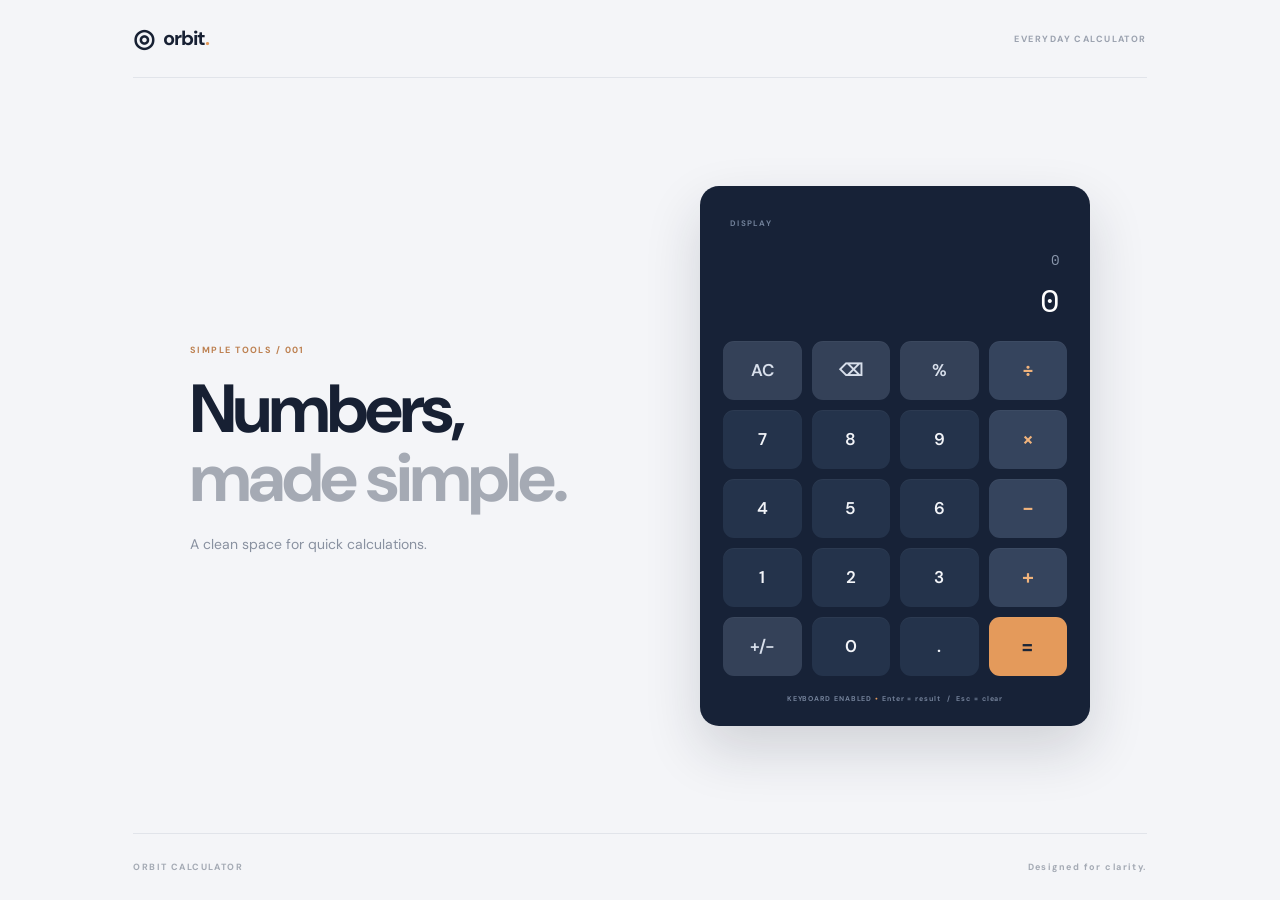
<file: CodeAlpha_Calculator/index.html>
<!DOCTYPE html>
<html lang="en">
<head>
  <meta charset="UTF-8">
  <meta name="viewport" content="width=device-width, initial-scale=1.0">
  <meta name="theme-color" content="#101827">
  <meta name="description" content="A responsive calculator with keyboard support and arithmetic operations.">
  <title>Orbit — Calculator</title>
  <link rel="preconnect" href="https://fonts.googleapis.com">
  <link rel="preconnect" href="https://fonts.gstatic.com" crossorigin>
  <link href="https://fonts.googleapis.com/css2?family=DM+Sans:wght@400;500;600;700&family=Space+Mono:wght@400;700&display=swap" rel="stylesheet">
  <link rel="stylesheet" href="style.css">
</head>
<body>
  <main class="page">
    <header class="topbar">
      <a class="brand" href="#"><span class="brand-symbol">◎</span> orbit<span class="brand-period">.</span></a>
      <span class="top-label">EVERYDAY CALCULATOR</span>
    </header>
    <section class="calculator-wrap">
      <div class="heading">
        <p class="eyebrow">SIMPLE TOOLS / 001</p>
        <h1>Numbers,<br><span>made simple.</span></h1>
        <p class="subtitle">A clean space for quick calculations.</p>
      </div>
      <div class="calculator" aria-label="Calculator">
        <div class="display" aria-live="polite">
          <div class="display-label">DISPLAY</div>
          <div class="expression" id="expression">0</div>
          <div class="result" id="result">0</div>
        </div>
        <div class="keypad">
          <button class="key utility" data-action="clear">AC</button>
          <button class="key utility" data-action="delete" aria-label="Delete last character">⌫</button>
          <button class="key utility" data-action="percent">%</button>
          <button class="key operator" data-value="÷">÷</button>

          <button class="key" data-value="7">7</button>
          <button class="key" data-value="8">8</button>
          <button class="key" data-value="9">9</button>
          <button class="key operator" data-value="×">×</button>

          <button class="key" data-value="4">4</button>
          <button class="key" data-value="5">5</button>
          <button class="key" data-value="6">6</button>
          <button class="key operator" data-value="−">−</button>

          <button class="key" data-value="1">1</button>
          <button class="key" data-value="2">2</button>
          <button class="key" data-value="3">3</button>
          <button class="key operator" data-value="+">+</button>

          <button class="key utility" data-action="sign">+/−</button>
          <button class="key" data-value="0">0</button>
          <button class="key" data-value=".">.</button>
          <button class="key equals" data-action="equals">=</button>
        </div>
        <p class="keyboard-hint">KEYBOARD ENABLED <span>•</span> Enter = result&nbsp; / &nbsp;Esc = clear</p>
      </div>
    </section>
    <footer><span>ORBIT CALCULATOR</span><span>Designed for clarity.</span></footer>
  </main>
  <script src="script.js"></script>
</body>
</html>
</file>
<file: CodeAlpha_Calculator/style.css>
*{box-sizing:border-box}:root{--bg:#f4f5f8;--ink:#172033;--muted:#9299a8;--orange:#e49a5b;--line:#29364d}
body{margin:0;background:var(--bg);color:var(--ink);font-family:"DM Sans",sans-serif;min-height:100vh}
.page{max-width:1180px;margin:auto;padding:0 6.5%}.topbar{height:78px;display:flex;align-items:center;justify-content:space-between;border-bottom:1px solid #e1e4ea}
.brand{text-decoration:none;color:var(--ink);font-weight:700;font-size:20px;letter-spacing:-1px}.brand-symbol{font-size:25px;vertical-align:-2px;margin-right:5px}.brand-period{color:var(--orange)}
.top-label,.eyebrow,.display-label,.keyboard-hint,footer{font-size:9px;letter-spacing:.16em;font-weight:700;color:#9ba2af}
.calculator-wrap{min-height:calc(100vh - 145px);display:grid;grid-template-columns:1fr 390px;align-items:center;gap:70px;max-width:900px;margin:0 auto;padding:55px 0}
.eyebrow{color:#bd8050;margin:0 0 19px}.heading h1{font-size:clamp(45px,6vw,68px);line-height:1.02;letter-spacing:-3px;margin:0;font-weight:700}.heading h1 span{color:#a5aab4}.subtitle{color:#8991a0;font-size:14px;margin-top:22px}
.calculator{background:#172237;border-radius:19px;padding:23px;box-shadow:0 24px 55px rgba(22,33,52,.16)}
.display{height:132px;padding:9px 7px 17px;display:flex;flex-direction:column;align-items:flex-end;justify-content:flex-end;overflow:hidden}
.display-label{align-self:flex-start;color:#718099;font-size:8px;margin-bottom:auto}.expression{font:14px "Space Mono",monospace;color:#8b98ad;min-height:22px;max-width:100%;overflow:hidden;text-overflow:ellipsis;white-space:nowrap}
.result{font:32px "Space Mono",monospace;color:#fff;max-width:100%;overflow:hidden;text-overflow:ellipsis;white-space:nowrap;margin-top:5px}
.keypad{display:grid;grid-template-columns:repeat(4,1fr);gap:10px}
.key{height:59px;border:0;border-radius:11px;background:#24334b;color:#f2f4f8;font:600 17px "DM Sans",sans-serif;cursor:pointer;transition:transform .12s,background .15s;box-shadow:inset 0 1px rgba(255,255,255,.035)}
.key:hover{background:#31425d}.key:active{transform:scale(.95)}.key.utility{background:#344158;color:#d8dfeb}.key.utility:hover{background:#45536b}.key.operator{background:#35445d;color:#f2b47c;font-size:21px}.key.operator:hover{background:#465873}.key.equals{background:var(--orange);color:#1b2638;font-size:22px}.key.equals:hover{background:#f0ad70}
.keyboard-hint{text-align:center;color:#738199;font-size:7px;margin:18px 0 0;letter-spacing:.13em}.keyboard-hint span{color:var(--orange)}
footer{height:67px;border-top:1px solid #e1e4ea;display:flex;justify-content:space-between;align-items:center;color:#a4aab4}
@media(max-width:760px){.page{padding:0 22px}.calculator-wrap{grid-template-columns:1fr;gap:30px;max-width:390px;padding:48px 0}.heading h1{font-size:48px}.subtitle{margin-top:14px}.calculator{padding:19px}.key{height:57px}.top-label{font-size:8px}}
@media(max-width:360px){.keypad{gap:7px}.key{height:52px}.calculator{padding:15px}.result{font-size:27px}}
</file>
